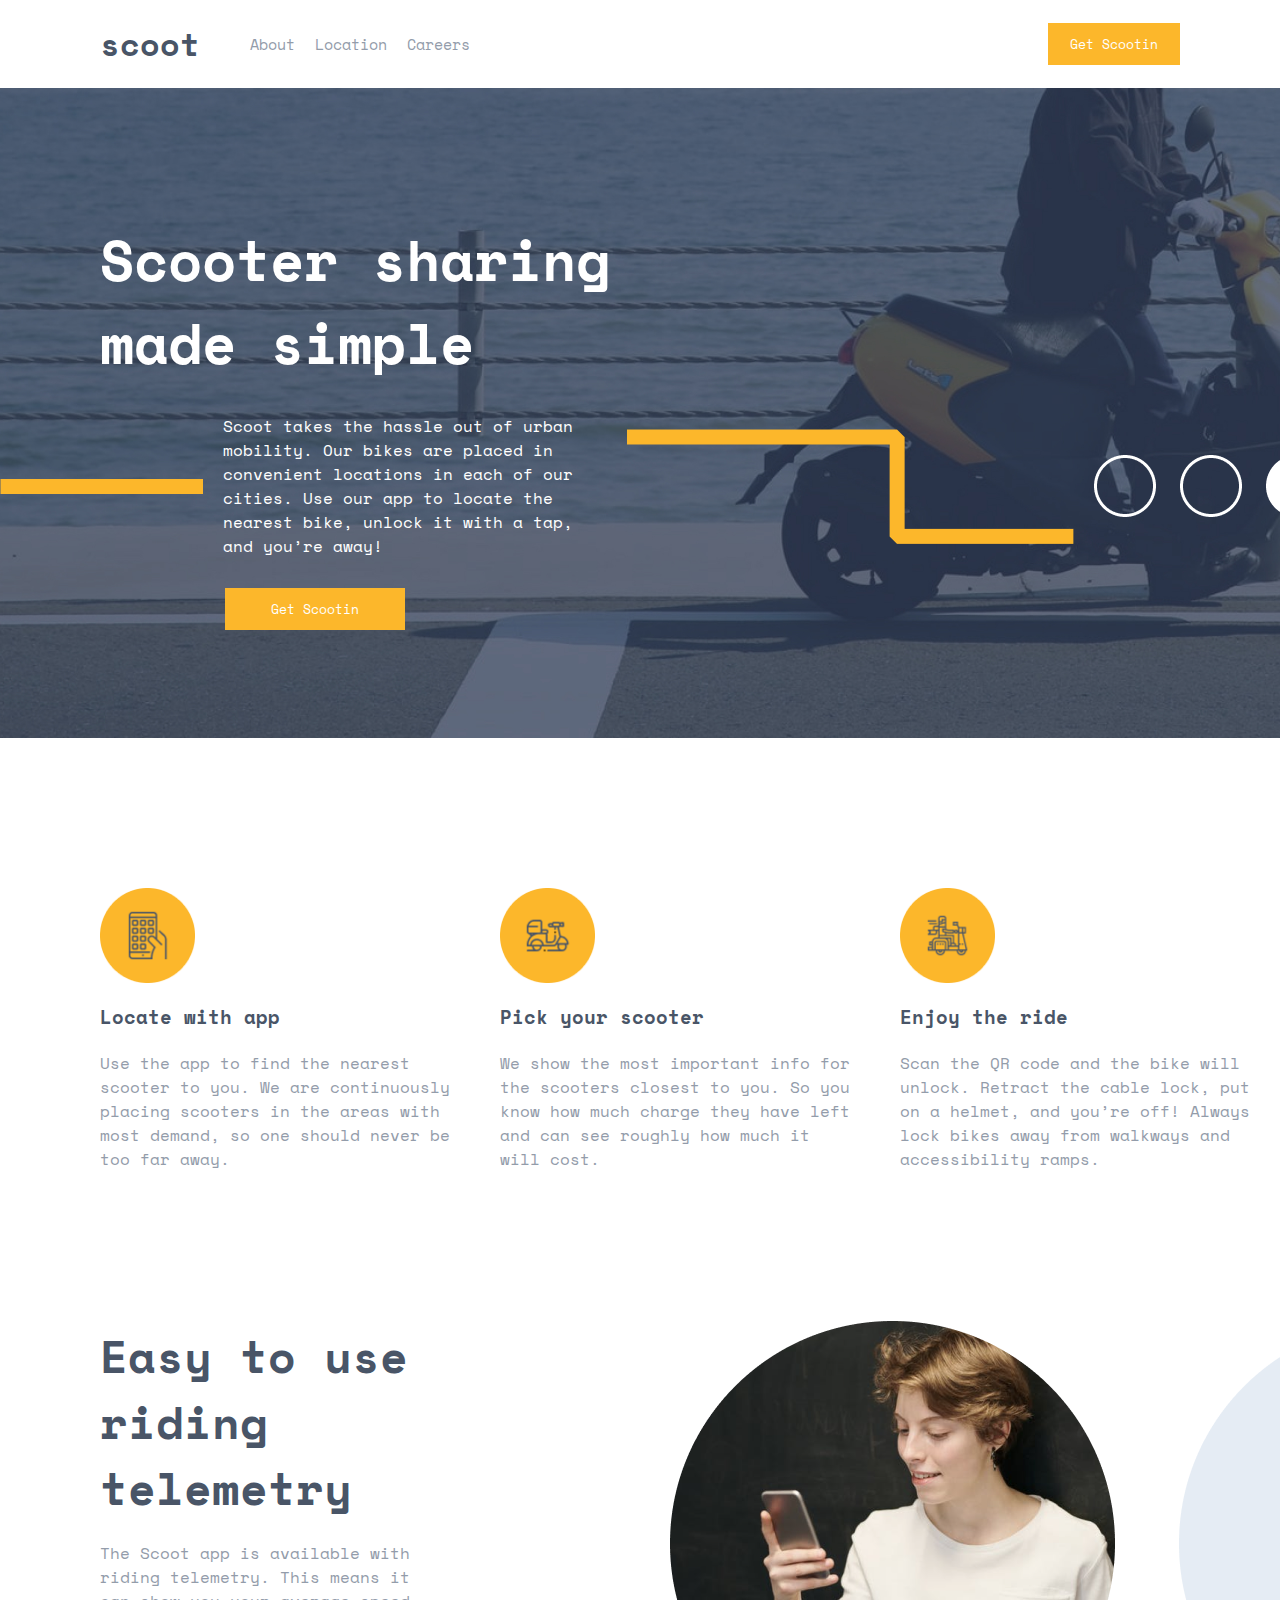
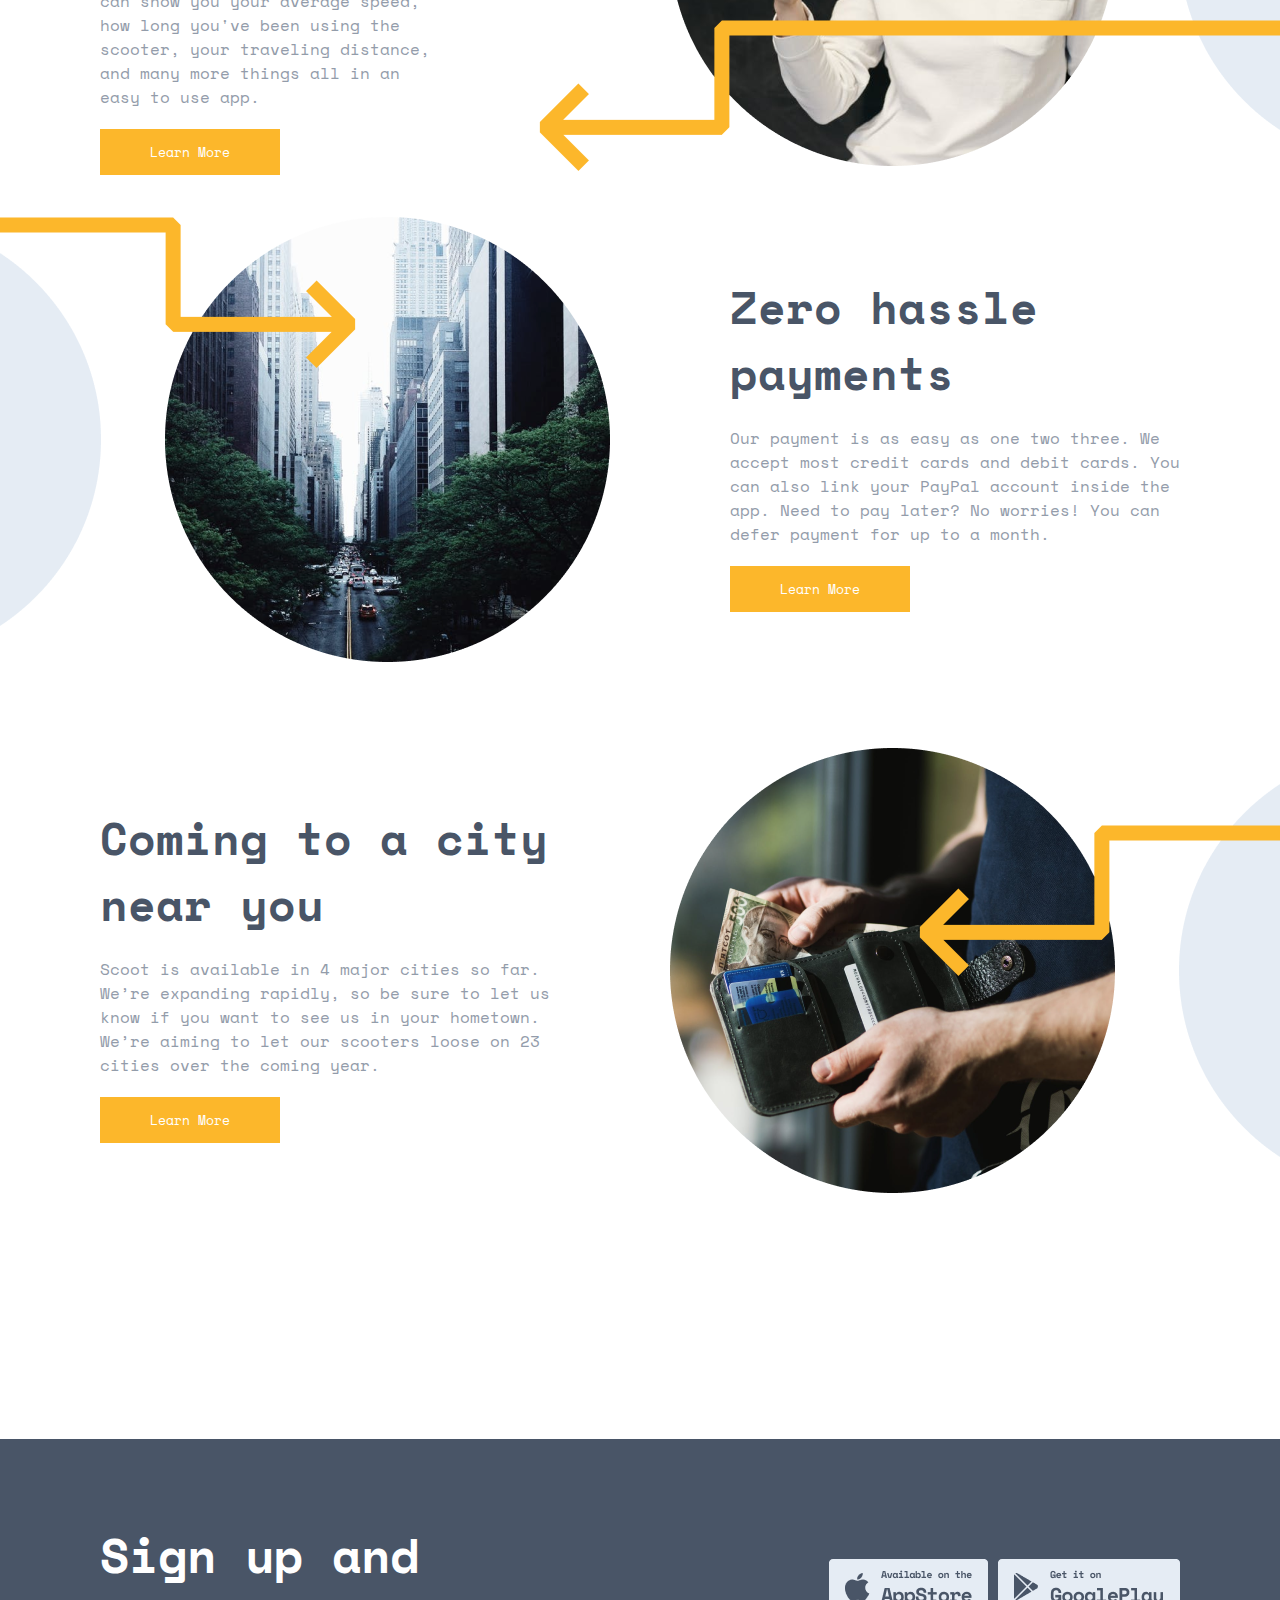
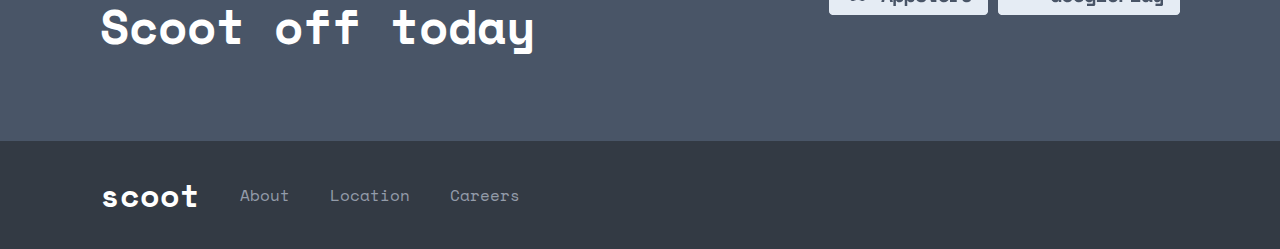
<file: index.html>
<!DOCTYPE html>
<html lang="en">

<head>
    <meta charset="UTF-8">
    <meta name="viewport" content="width=device-width, initial-scale=1.0">
    <title>scoot</title>
    <link rel="stylesheet" href="style.css">
    <link rel="preconnect" href="https://fonts.googleapis.com">
    <link rel="preconnect" href="https://fonts.gstatic.com" crossorigin>
    <link href="https://fonts.googleapis.com/css2?family=Space+Mono:ital,wght@0,400;0,700;1,400;1,700&display=swap"
        rel="stylesheet">
    <link rel="stylesheet" href="https://cdnjs.cloudflare.com/ajax/libs/font-awesome/6.5.1/css/all.min.css"
        integrity="sha512-DTOQO9RWCH3ppGqcWaEA1BIZOC6xxalwEsw9c2QQeAIftl+Vegovlnee1c9QX4TctnWMn13TZye+giMm8e2LwA=="
        crossorigin="anonymous" referrerpolicy="no-referrer" />
</head>

<body>
    <header class="container">
        <div class="header_left">
            <div class="header_burger">
                <img src="images/burger.png" alt="">
                <h1>scoot</h1>
            </div>
            <ul>
                <a href="./about.html">
                    <li>About</li>
                </a>
                <a href="./locatsion.html">
                    <li>Location</li>
                </a>
                <a href="./career.html">
                    <li>Careers</li>
                </a>
            </ul>
        </div>

        <div class="header_right">
            <button>Get Scootin</button>
        </div>
    </header>

    <section class="container hero">
        <div class="hero_text">
            <h1>Scooter sharing made simple</h1>
            <div class="hero_p">
                <img src="images/path1.png" alt="">
                <p>Scoot takes the hassle out of urban mobility. Our bikes are placed in convenient locations in each of
                    our cities. Use our app to locate the nearest bike, unlock it with a tap, and you’re away!</p>
                <img src="images/path2.png" alt="">
                <img src="images/circle.png" alt="">
            </div>
            <button>Get Scootin</button>
        </div>
    </section>

    <section class="container cards">
        <div>
            <img src="images/phone.png" alt="" width="95" height="95">
            <h3>Locate with app</h3>
            <p>Use the app to find the nearest scooter to you. We are continuously placing scooters in the areas with
                most demand, so one should never be too far away. </p>
        </div>
        <div>
            <img src="images/device.png" alt="" width="95" height="95">
            <h3>Pick your scooter</h3>
            <p>We show the most important info for the scooters closest to you. So you know how much charge they have
                left and can see roughly how much it will cost.</p>
        </div>
        <div>
            <img src="images/motos.png" alt="" width="95" height="95">
            <h3>Enjoy the ride</h3>
            <p>Scan the QR code and the bike will unlock. Retract the cable lock, put on a helmet, and you’re off!
                Always lock bikes away from walkways and accessibility ramps.</p>
        </div>

    </section>

    <section class="container">
        <div class="women">
            <div class="sc3txt">
                <h1>Easy to use
                    riding telemetry</h1>
                <p>The Scoot app is available with riding telemetry. This means it can show you your average speed, how
                    long you've been using the scooter, your traveling distance, and many more things all in an easy to
                    use app.</p>
                <button>Learn More</button>
            </div>
            <div>
                <img src="images/women.png" alt="">
            </div>
        </div>

        <div class="money">
            <div>
                <img src="images/town1.png" alt="">
            </div>

            <div class="sc3txt">
                <h1>Zero hassle payments</h1>
                <p>Our payment is as easy as one two three. We accept most credit cards and debit cards. You can also
                    link your PayPal account inside the app. Need to pay later? No worries! You can defer payment for up
                    to a month.</p>
                <button>Learn More</button>
            </div>

        </div>

        <div class="town">
            <div class="sc3txt">
                <h1>Coming to a city near you</h1>
                <p>Scoot is available in 4 major cities so far. We’re expanding rapidly, so be sure to let us know if
                    you want to see us in your hometown. We’re aiming to let our scooters loose on 23 cities over the
                    coming year.</p>
                <button>Learn More</button>
            </div>
            <div>
                <img src="images/money.png" alt="">
            </div>

        </div>
    </section>

    <section class="container apps">
        <div>
            <h1>Sign up and Scoot off today</h1>
        </div>

        <div class="img_app">
            <img src="images/appstore.png" alt="">
            <img src="images/playmarket.png" alt="">
        </div>
    </section>

    <footer class="container">
        <div class="footerul"> 
            <h1>scoot</h1>
            <ul>
                <a href="./about.html"><li>About</li></a>
                <a href="./locatsion.html"><li>Location</li></a>
                <a href="./career.html"><li>Careers</li></a>
            </ul>
        </div>

        <div class="brands">
            <a href="https://www.facebook.com/" target="_blank"><i class='fa-brands fa-facebook'></i></a>
            <a href="https://instagram.com/akmaljonov__i" target="_blank"><i class='fa-brands fa-instagram'></i></a>
            <a href="https://telegram.minimumload.com/?yclid=16308292704033832959" target="_blank"><i
                    class='fa-brands fa-telegram'></i></a>
        </div>
    </footer>
</body>

</html>
</file>
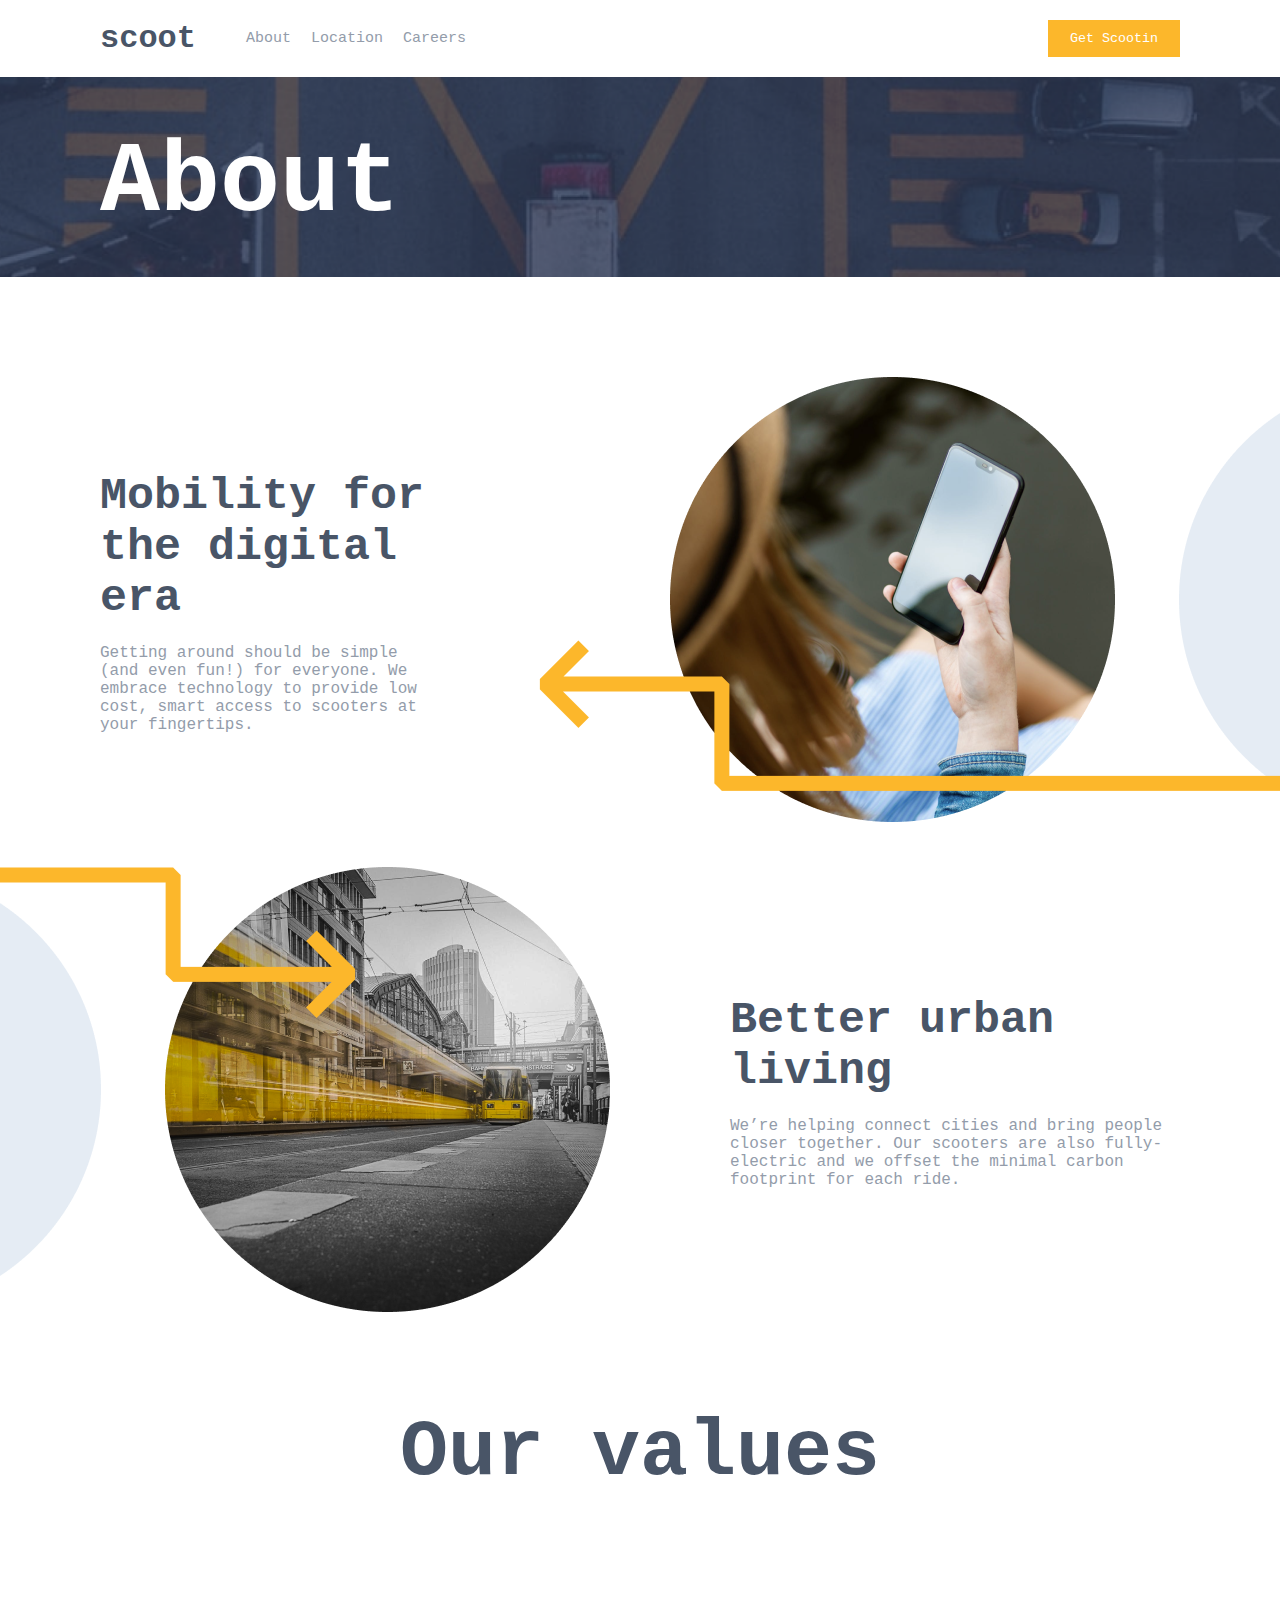
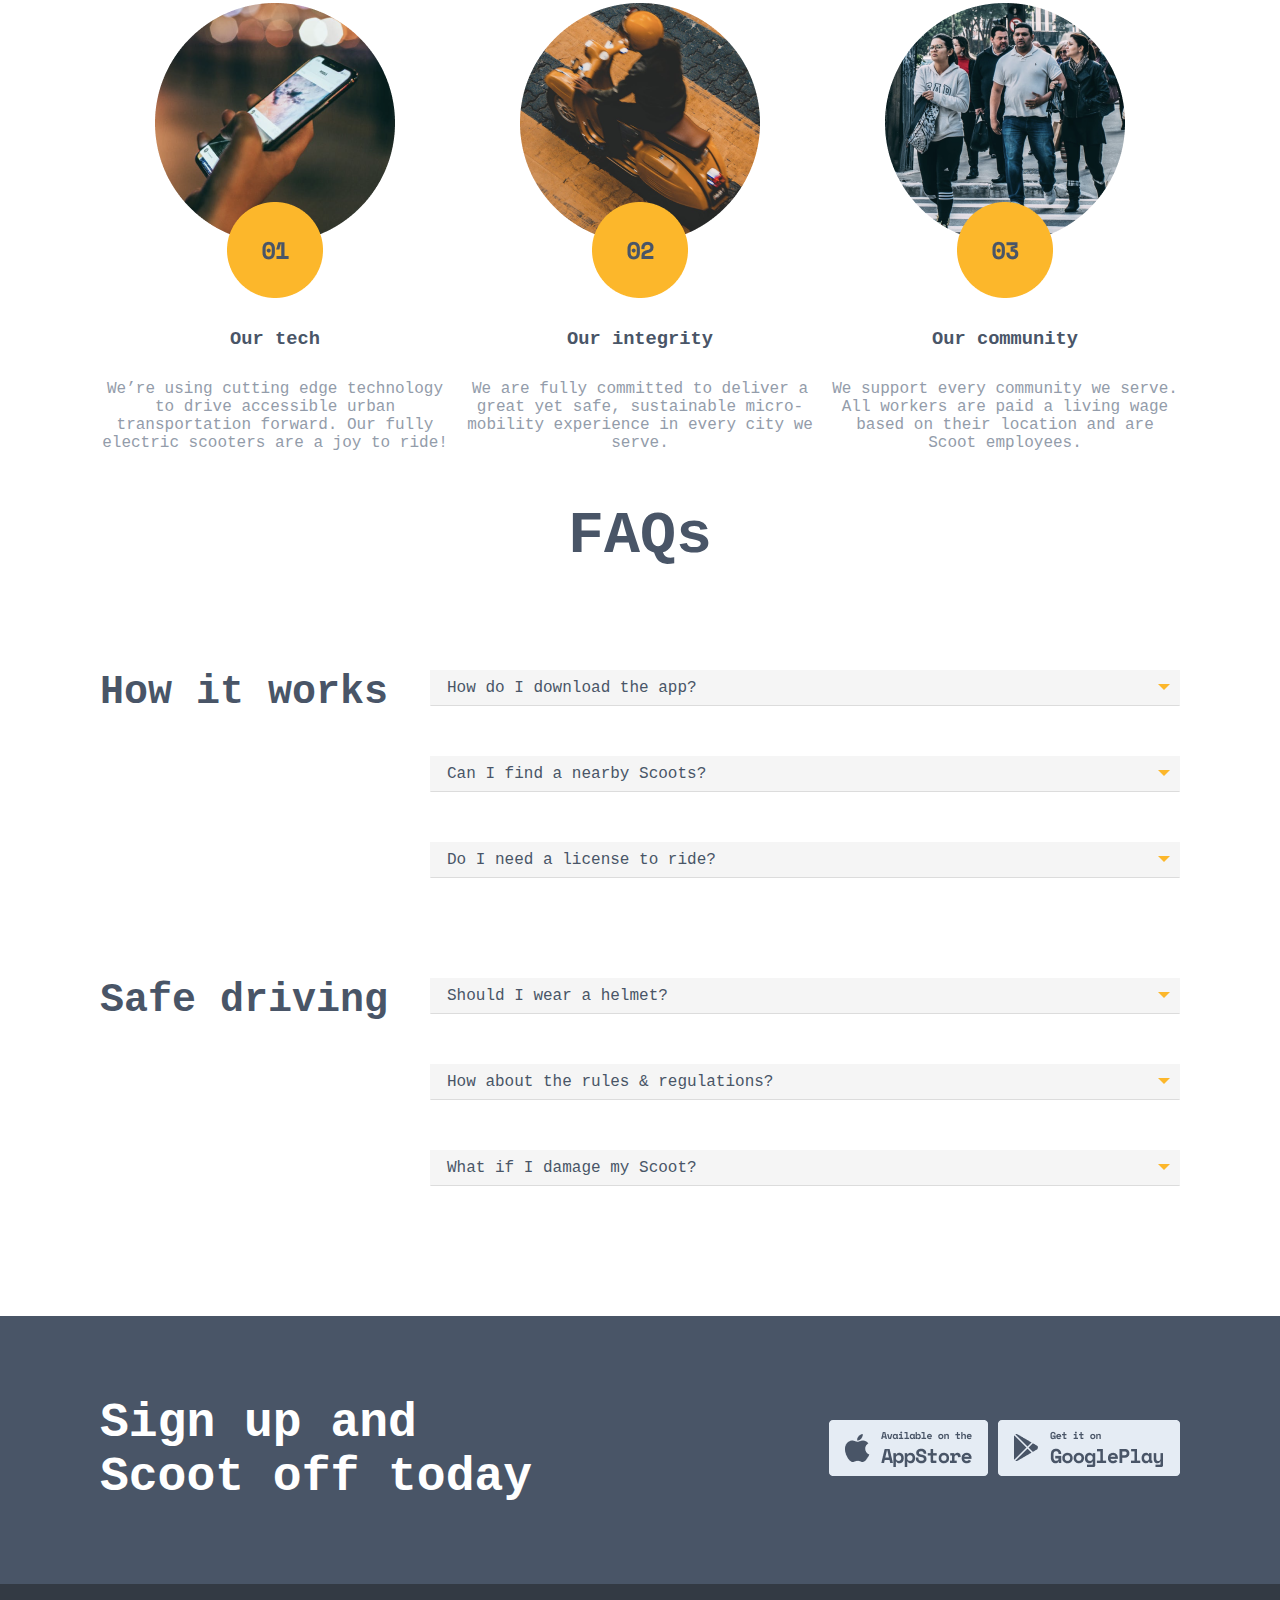
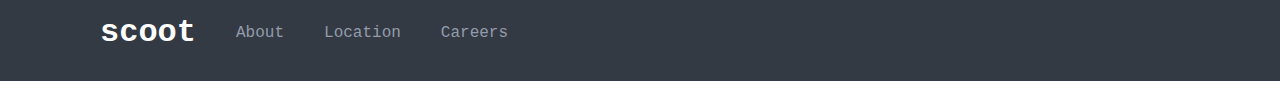
<file: about.html>
<!DOCTYPE html>
<html lang="en">

<head>
    <meta charset="UTF-8">
    <meta name="viewport" content="width=device-width, initial-scale=1.0">
    <title>scoot</title>
    <link rel="stylesheet" href="./about.css">
    <link rel="stylesheet" href="https://cdnjs.cloudflare.com/ajax/libs/font-awesome/6.5.1/css/all.min.css"
        integrity="sha512-DTOQO9RWCH3ppGqcWaEA1BIZOC6xxalwEsw9c2QQeAIftl+Vegovlnee1c9QX4TctnWMn13TZye+giMm8e2LwA=="
        crossorigin="anonymous" referrerpolicy="no-referrer" />
</head>

<body>
    <header class="container">
        <div class="header_left">
            <div class="header_burger">
                <img src="images/burger.png" alt="">
                <a href="./index.html">
                    <h1>scoot</h1>
                </a>
            </div>
            <ul>
                <a href="./about.html">
                    <li>About</li>
                </a>
                <a href="./locatsion.html">
                    <li>Location</li>
                </a>
                <a href="./career.html">
                    <li>Careers</li>
                </a>
            </ul>
        </div>

        <div class="header_right">
            <button>Get Scootin</button>
        </div>
    </header>

    <section class="container hero">
        <div>
            <h1>About</h1>
        </div>
    </section>

    <section class="container cards">
        <div class="women">
            <div class="sc3txt">
                <h1>Mobility for the digital era</h1>
                <p>Getting around should be simple (and even fun!) for everyone. We embrace technology to provide low
                    cost, smart access to scooters at your fingertips.</p>
            </div>
            <div>
                <img src="images/withphone.png" alt="">
            </div>
        </div>

        <div class="money">
            <div>
                <img src="images/train.png" alt="">
            </div>

            <div class="sc3txt">
                <h1>Better urban living</h1>
                <p>We’re helping connect cities and bring people closer together. Our scooters are also fully-electric
                    and we offset the minimal carbon footprint for each ride.</p>
            </div>
    </section>

    <section class="container sc3">
        <div class="sc3text">
            <h1>Our values</h1>
        </div>

        <div class="values">
            <div>
                <img src="images/iphone.png" alt="">
                <h3>Our tech</h3>
                <p>We’re using cutting edge technology to drive accessible urban transportation forward. Our fully
                    electric scooters are a joy to ride!</p>
            </div>

            <div>
                <img src="images/motorbike.png" alt="">
                <h3>Our integrity</h3>
                <p>We are fully committed to deliver a great yet safe, sustainable micro-mobility experience in every
                    city we serve.</p>
            </div>

            <div>
                <img src="images/peopls.png" alt="">
                <h3>Our community</h3>
                <p>We support every community we serve. All workers are paid a living wage based on their location and
                    are Scoot employees.</p>
            </div>
        </div>
    </section>

    <section class="container">
        <div class="faq">
            <h1>FAQs</h1>
        </div>
        <div class="select_option">
            <div>
                <h1>How it works</h1>
            </div>
            <div class="options">
                <div class="custom-select">
                    <select>
                        <option class="0">How do I download the app?</option>
                        <option value="1">To download the Scoot app, you can search “Scoot” in both the App and Google
                            Play
                            stores. An even simpler way to do it would be to click the relevant link at the bottom of
                            this
                            page and you’ll be re-directed to the correct page.</option>
                    </select>
                </div>

                <div class="custom-select">
                    <select>
                        <option class="0">Can I find a nearby Scoots?</option>
                        <option value="1">To download the Scoot app, you can search “Scoot” in both the App and Google
                            Play
                            stores. An even simpler way to do it would be to click the relevant link at the bottom of
                            this
                            page and you’ll be re-directed to the correct page.</option>
                    </select>
                </div>

                <div class="custom-select">
                    <select>
                        <option class="0">Do I need a license to ride?</option>
                        <option value="1">To download the Scoot app, you can search “Scoot” in both the App and Google
                            Play
                            stores. An even simpler way to do it would be to click the relevant link at the bottom of
                            this
                            page and you’ll be re-directed to the correct page.</option>
                    </select>
                </div>
            </div>
        </div>


        <div class="select_option">
            <div>
                <h1>Safe driving</h1>
            </div>
            <div class="options">
                <div class="custom-select">
                    <select>
                        <option class="0">Should I wear a helmet?</option>
                        <option value="1">Yes, please do! All cities have different laws. But we strongly strongly
                            strongly recommend always wearing a helmet regardless of the local laws. We like you and we
                            want you to be as safe as possible while Scooting.</option>
                    </select>
                </div>

                <div class="custom-select">
                    <select>
                        <option class="0">How about the rules & regulations?</option>
                        <option value="1">To download the Scoot app, you can search “Scoot” in both the App and Google
                            Play
                            stores. An even simpler way to do it would be to click the relevant link at the bottom of
                            this
                            page and you’ll be re-directed to the correct page.</option>
                    </select>
                </div>

                <div class="custom-select">
                    <select>
                        <option class="0">What if I damage my Scoot?</option>
                        <option value="1">To download the Scoot app, you can search “Scoot” in both the App and Google
                            Play
                            stores. An even simpler way to do it would be to click the relevant link at the bottom of
                            this
                            page and you’ll be re-directed to the correct page.</option>
                    </select>
                </div>
            </div>
        </div>
    </section>

    <section class="container apps">
        <div>
            <h1>Sign up and Scoot off today</h1>
        </div>

        <div class="img_app">
            <img src="images/appstore.png" alt="">
            <img src="images/playmarket.png" alt="">
        </div>
    </section>

    <footer class="container">
        <div class="footerul">
            <a href="./index.html"><h1>scoot</h1></a>
            <ul>
                <a href="./about.html">
                    <li>About</li>
                </a>
                <a href="./locatsion.html">
                    <li>Location</li>
                </a>
                <a href="./career.html">
                    <li>Careers</li>
                </a>
            </ul>
        </div>

        <div class="brands">
            <a href="https://www.facebook.com/" target="_blank"><i class='fa-brands fa-facebook'></i></a>
            <a href="https://instagram.com/akmaljonov__i" target="_blank"><i class='fa-brands fa-instagram'></i></a>
            <a href="https://telegram.minimumload.com/?yclid=16308292704033832959" target="_blank"><i
                    class='fa-brands fa-telegram'></i></a>
        </div>
    </footer>
    <script src="./script.js"></script>
</body>

</html>
</file>
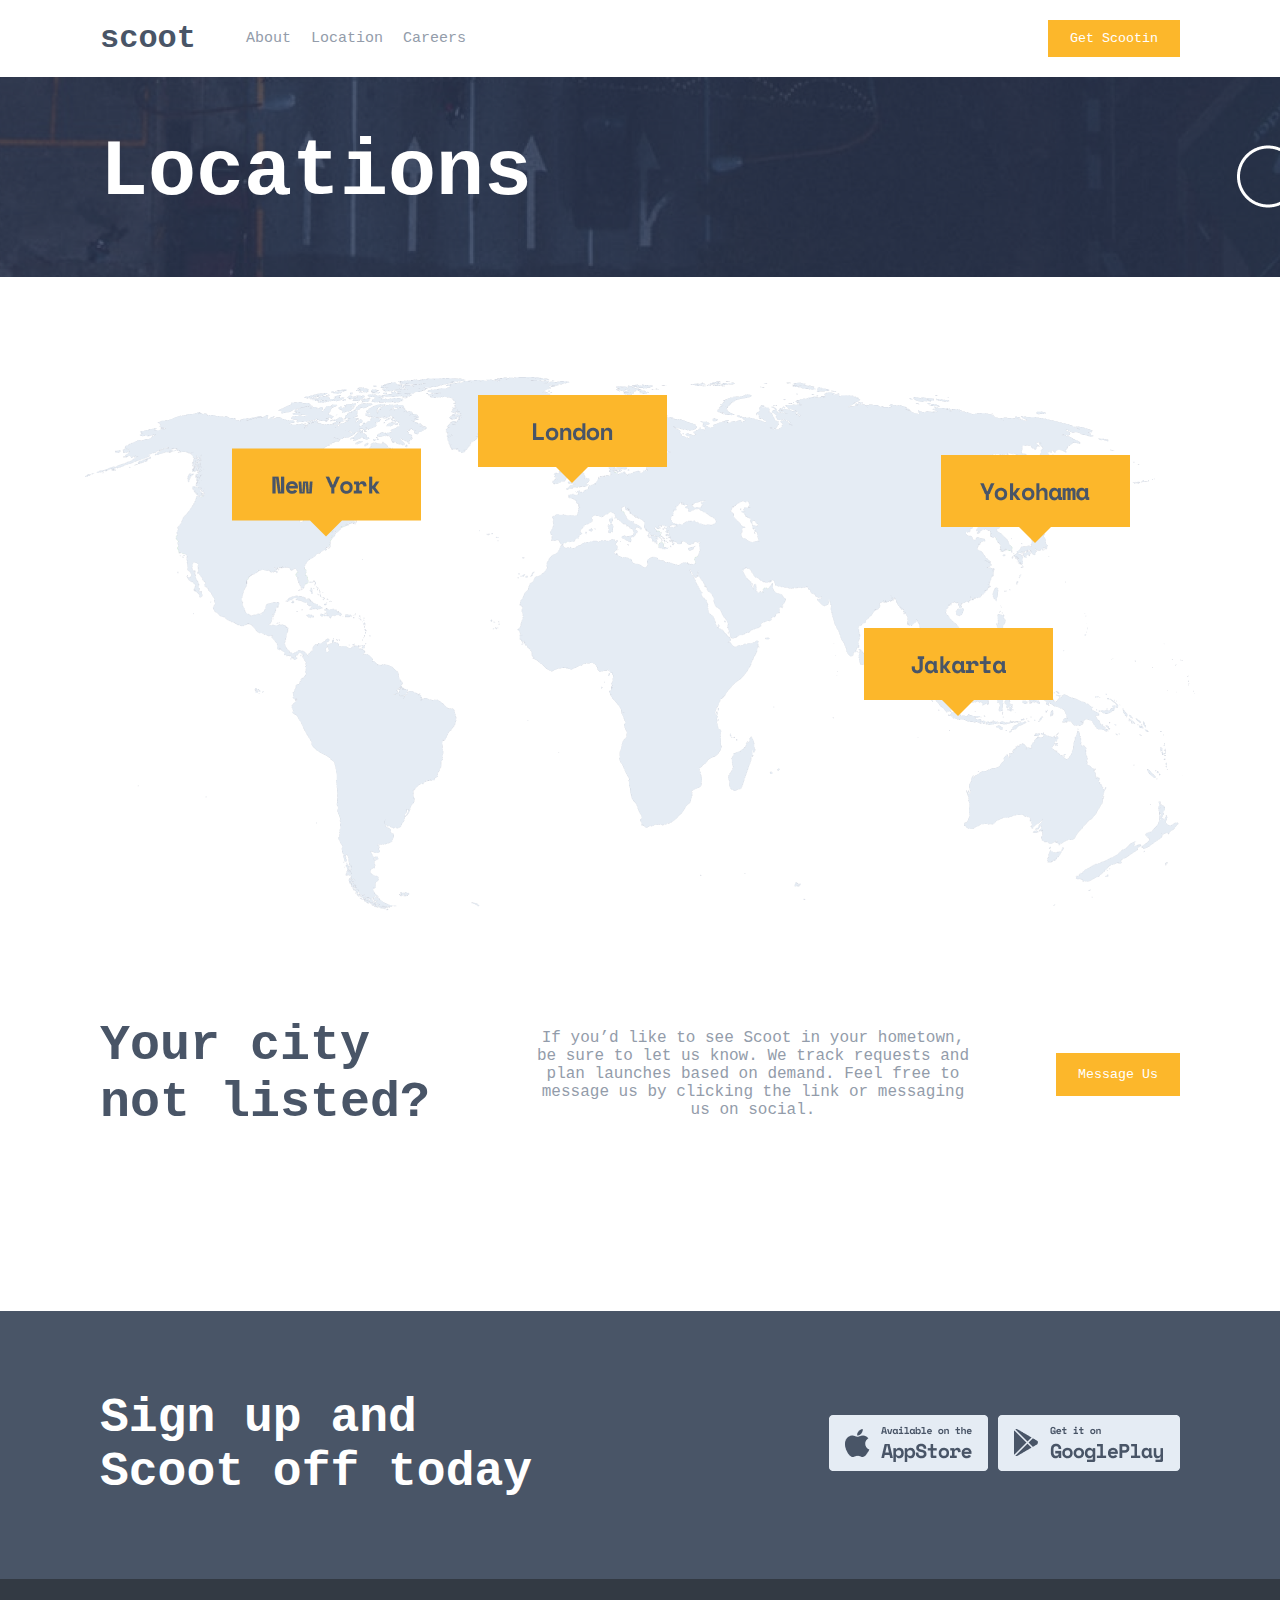
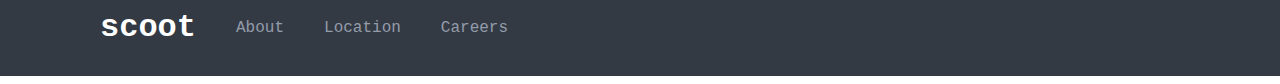
<file: career.html>
<!DOCTYPE html>
<html lang="en">

<head>
    <meta charset="UTF-8">
    <meta name="viewport" content="width=device-width, initial-scale=1.0">
    <title>scoot</title>
    <link rel="stylesheet" href="./career.css">
    <link rel="stylesheet" href="https://cdnjs.cloudflare.com/ajax/libs/font-awesome/6.5.1/css/all.min.css"
        integrity="sha512-DTOQO9RWCH3ppGqcWaEA1BIZOC6xxalwEsw9c2QQeAIftl+Vegovlnee1c9QX4TctnWMn13TZye+giMm8e2LwA=="
        crossorigin="anonymous" referrerpolicy="no-referrer" />
</head>

<body>
    <header class="container">
        <div class="header_left">
            <div class="header_burger">
                <img src="images/burger.png" alt="">
                <a href="./index.html">
                    <h1>scoot</h1>
                </a>
            </div>
            <ul>
                <a href="./about.html">
                    <li>About</li>
                </a>
                <a href="">
                    <li>Location</li>
                </a>
                <a href="">
                    <li>Careers</li>
                </a>
            </ul>
        </div>

        <div class="header_right">
            <button>Get Scootin</button>
        </div>
    </header>

    <section class="container hero">
        <div>
            <h1>Locations</h1>
        </div>
    </section>

    <section class="container location">
        <div class="mini">
            <img src="images/minilocation.png" alt="">
        </div>

        <div class="lc">
            <div>
                <h3>New York</h3>
            </div>
            <div>
                <h3>London</h3>
            </div>
            <div>
                <h3>Jakarta</h3>
            </div>
            <div>
                <h3>Yokohama</h3>
            </div>
        </div>
    </section>

    <section class="container div3ta">
        <div>
            <h1>Your city not listed?</h1>
        </div>

        <div>
            <p>If you’d like to see Scoot in your hometown, be sure to let us know. We track requests and plan launches
                based on demand. Feel free to message us by clicking the link or messaging us on social.</p>
        </div>

        <div>
            <button>Message Us</button>
        </div>
    </section>

    
    <section class="container apps">
        <div>
            <h1>Sign up and Scoot off today</h1>
        </div>

        <div class="img_app">
            <img src="images/appstore.png" alt="">
            <img src="images/playmarket.png" alt="">
        </div>
    </section>

    <footer class="container">
        <div class="footerul">
            <a href="./index.html"><h1>scoot</h1></a>
            <ul>
                <a href="./about.html">
                    <li>About</li>
                </a>
                <a href="./locatsion.html">
                    <li>Location</li>
                </a>
                <a href="./career.html">
                    <li>Careers</li>
                </a>
            </ul>
        </div>

        <div class="brands">
            <a href="https://www.facebook.com/" target="_blank"><i class='fa-brands fa-facebook'></i></a>
            <a href="https://instagram.com/akmaljonov__i" target="_blank"><i class='fa-brands fa-instagram'></i></a>
            <a href="https://telegram.minimumload.com/?yclid=16308292704033832959" target="_blank"><i
                    class='fa-brands fa-telegram'></i></a>
        </div>
    </footer>
</body>

</html>
</file>
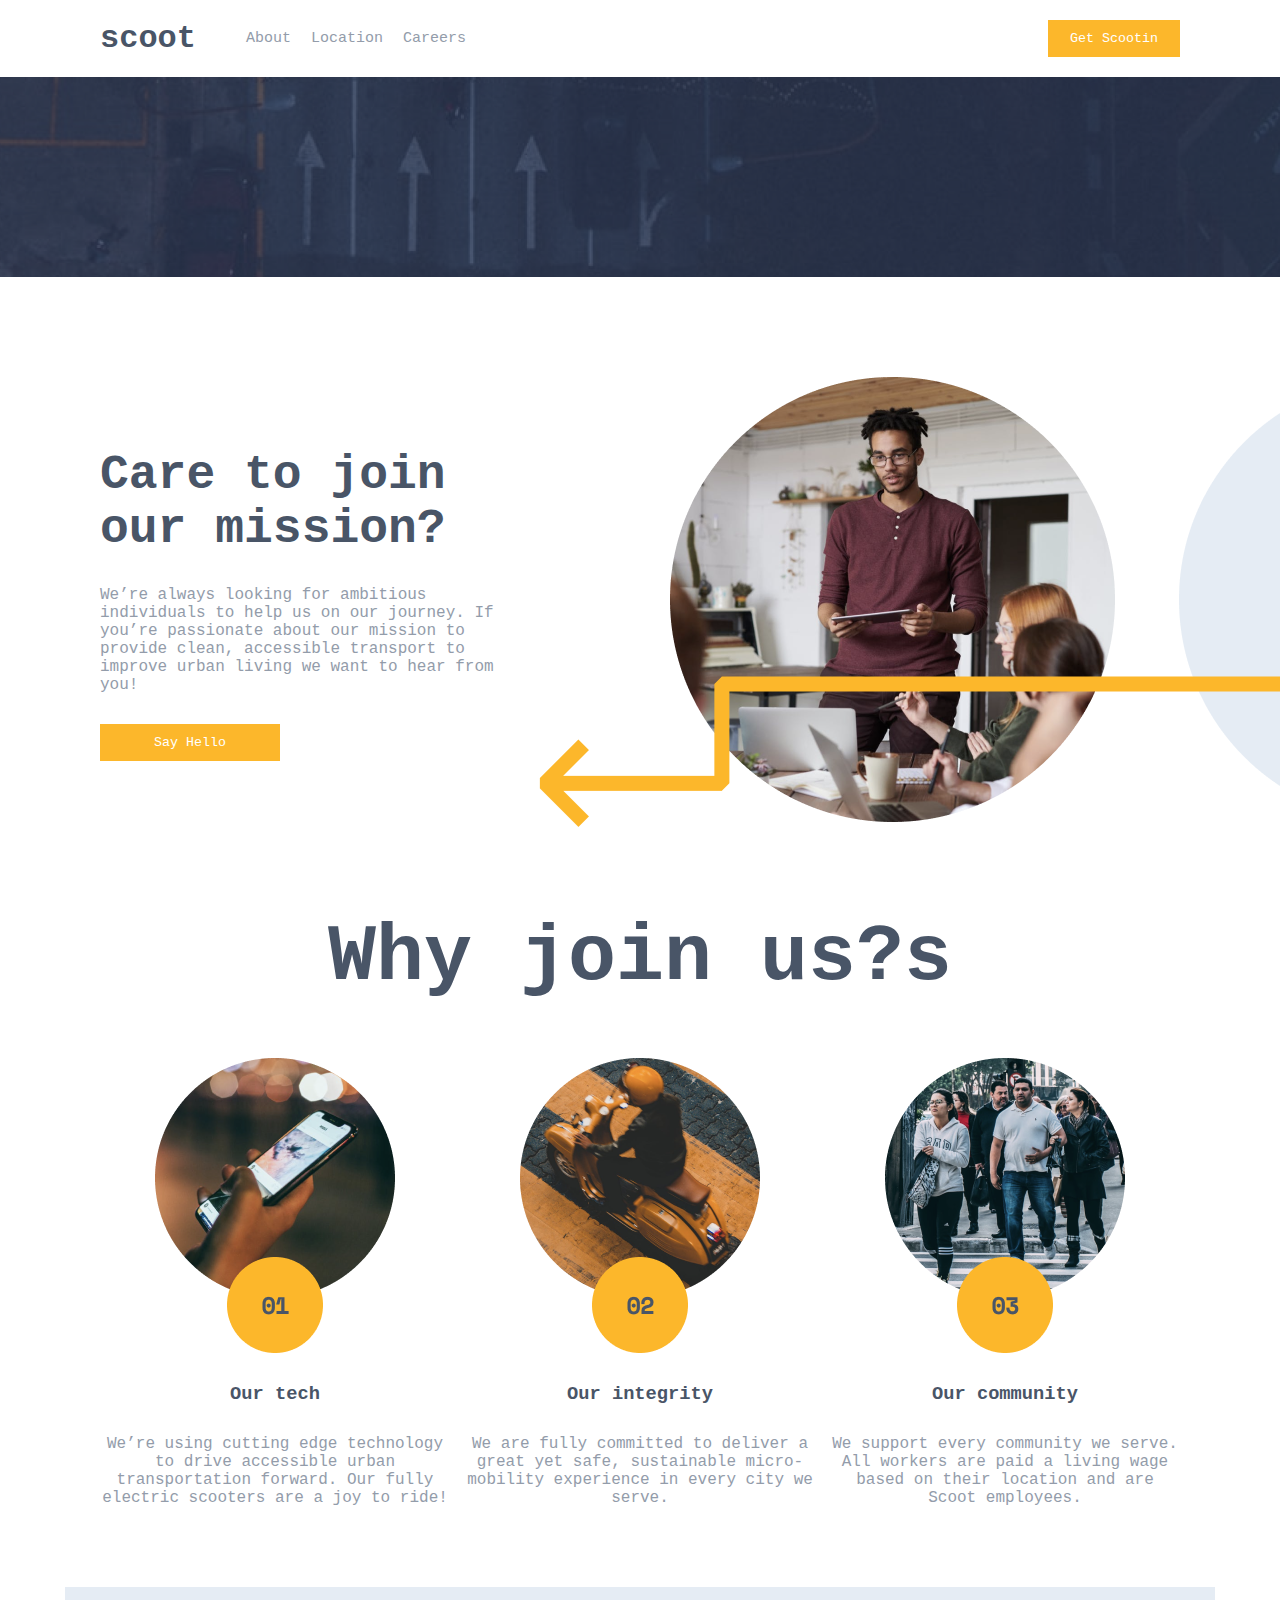
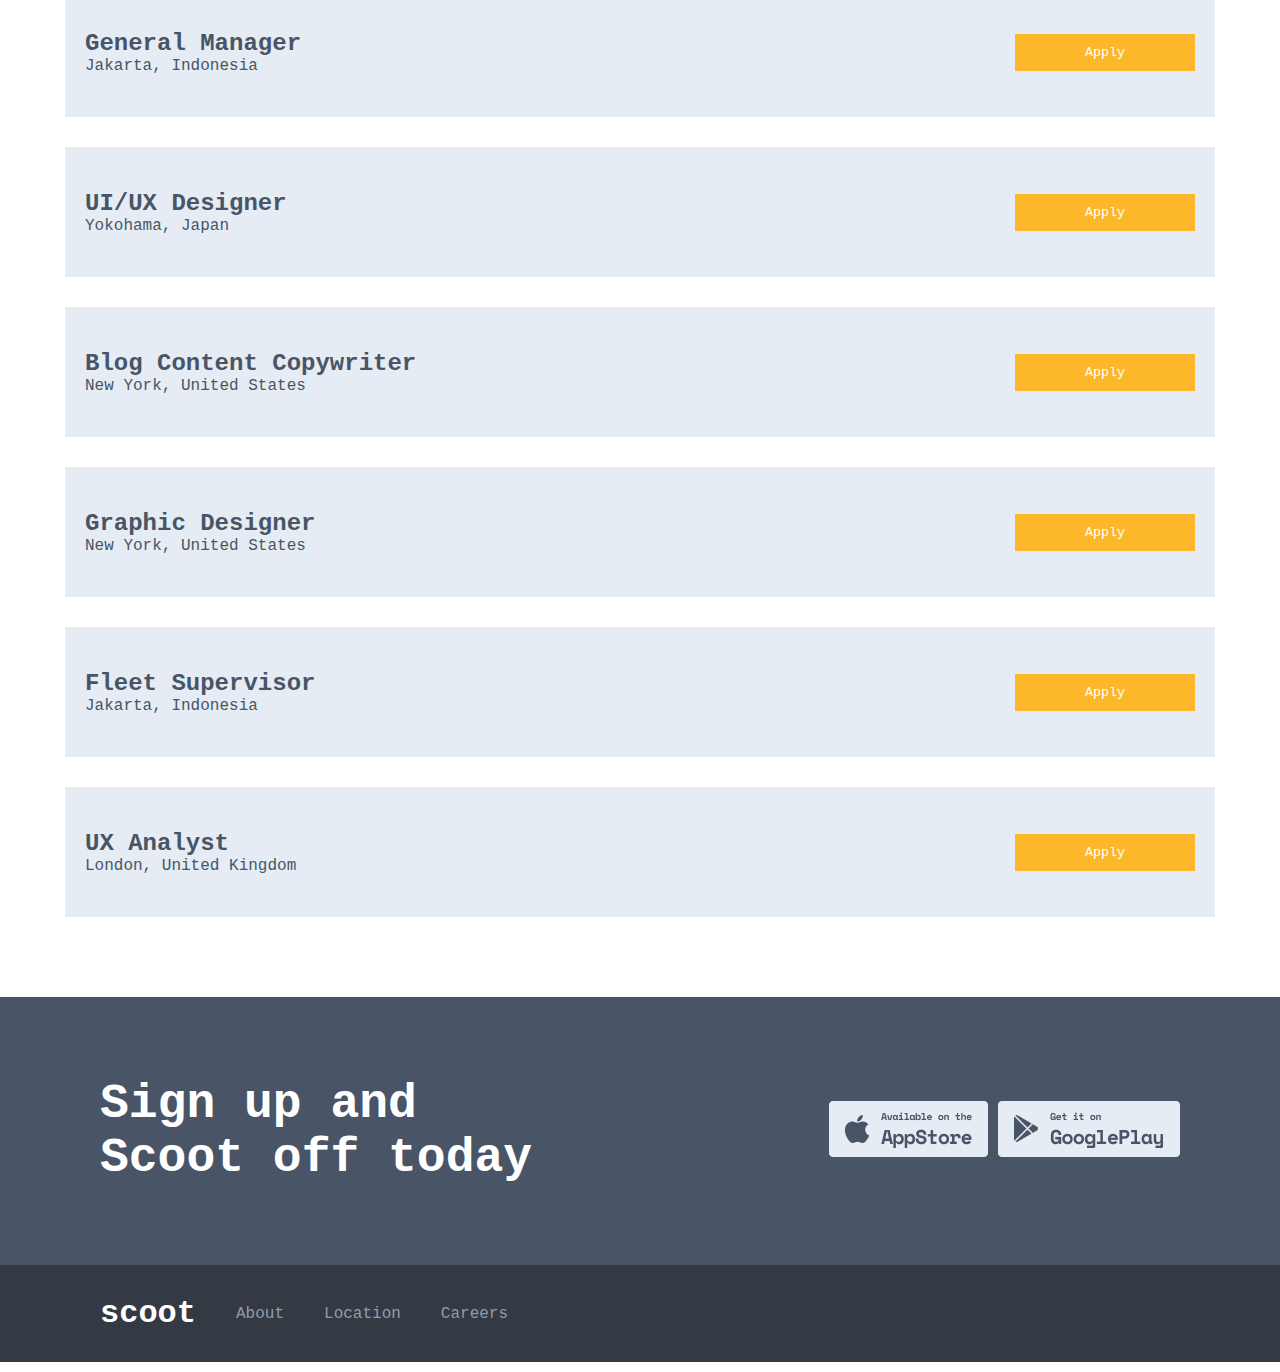
<file: locatsion.html>
<!DOCTYPE html>
<html lang="en">

<head>
    <meta charset="UTF-8">
    <meta name="viewport" content="width=device-width, initial-scale=1.0">
    <title>scoot</title>
    <link rel="stylesheet" href="./locatsion.css">
    <link rel="stylesheet" href="https://cdnjs.cloudflare.com/ajax/libs/font-awesome/6.5.1/css/all.min.css"
        integrity="sha512-DTOQO9RWCH3ppGqcWaEA1BIZOC6xxalwEsw9c2QQeAIftl+Vegovlnee1c9QX4TctnWMn13TZye+giMm8e2LwA=="
        crossorigin="anonymous" referrerpolicy="no-referrer" />
</head>

<body>
    <header class="container">
        <div class="header_left">
            <div class="header_burger">
                <img src="images/burger.png" alt="">
                <a href="./index.html">
                    <h1>scoot</h1>
                </a>
            </div>
            <ul>
                <a href="./about.html">
                    <li>About</li>
                </a>
                <a href="./locatsion.html">
                    <li>Location</li>
                </a>
                <a href="./career.html">
                    <li>Careers</li>
                </a>
            </ul>
        </div>

        <div class="header_right">
            <button>Get Scootin</button>
        </div>
    </header>

    <section class="container hero">

    </section>

    <section class="container xizmat">
        <div class="xizmat_text">
            <h1>Care to join our mission?</h1>
            <p>We’re always looking for ambitious individuals to help us on our journey. If you’re passionate about our
                mission to provide clean, accessible transport to improve urban living we want to hear from you!</p>
            <button>Say Hello</button>
        </div>

        <div>
            <img src="images/chort.png" alt="">
        </div>
    </section>

    <section class="container sc3">
        <div class="sc3text">
            <h1>Why join us?s</h1>
        </div>

        <div class="values">
            <div>
                <img src="images/iphone.png" alt="">
                <h3>Our tech</h3>
                <p>We’re using cutting edge technology to drive accessible urban transportation forward. Our fully
                    electric scooters are a joy to ride!</p>
            </div>

            <div>
                <img src="images/motorbike.png" alt="">
                <h3>Our integrity</h3>
                <p>We are fully committed to deliver a great yet safe, sustainable micro-mobility experience in every
                    city we serve.</p>
            </div>

            <div>
                <img src="images/peopls.png" alt="">
                <h3>Our community</h3>
                <p>We support every community we serve. All workers are paid a living wage based on their location and
                    are Scoot employees.</p>
            </div>
        </div>
    </section>

    <section class="container sc4"> 
        <div class="sc4_control"> 
            <div class="widhts">
                <div>
                    <h2>General Manager</h2>
                    <span>Jakarta, Indonesia</span>
                </div>

                <button>Apply</button>
            </div>

            <div class="widhts">
                <div>
                    <h2>UI/UX Designer</h2>
                    <span>Yokohama, Japan</span>
                </div>

                <button>Apply</button>
            </div>

            <div class="widhts">
                <div>
                    <h2>Blog Content Copywriter</h2>
                    <span>New York, United States</span>
                </div>

                <button>Apply</button>
            </div>

            <div class="widhts">
                <div>
                    <h2>Graphic Designer</h2>
                    <span>New York, United States</span>
                </div>

                <button>Apply</button>
            </div>

            <div class="widhts">
                <div>
                    <h2>Fleet Supervisor</h2>
                    <span>Jakarta, Indonesia</span>
                </div>

                <button>Apply</button>
            </div>

            <div class="widhts">
                <div>
                    <h2>UX Analyst</h2>
                    <span>London, United Kingdom</span>
                </div>

                <button>Apply</button>
            </div>
        </div>
    </section>

    <section class="container apps">
        <div>
            <h1>Sign up and Scoot off today</h1>
        </div>

        <div class="img_app">
            <img src="images/appstore.png" alt="">
            <img src="images/playmarket.png" alt="">
        </div>
    </section>

    <footer class="container">
        <div class="footerul">
            <a href="./index.html"><h1>scoot</h1></a>
            <ul>
                <a href="./about.html">
                    <li>About</li>
                </a>
                <a href="./locatsion.html">
                    <li>Location</li>
                </a>
                <a href="./career.html">
                    <li>Careers</li>
                </a>
            </ul>
        </div>

        <div class="brands">
            <a href="https://www.facebook.com/" target="_blank"><i class='fa-brands fa-facebook'></i></a>
            <a href="https://instagram.com/akmaljonov__i" target="_blank"><i class='fa-brands fa-instagram'></i></a>
            <a href="https://telegram.minimumload.com/?yclid=16308292704033832959" target="_blank"><i
                    class='fa-brands fa-telegram'></i></a>
        </div>
    </footer>
</body>

</html>
</file>
<file: style.css>
* {
    font-family: "Space Mono", monospace;
    margin: 0;
    padding: 0;
    list-style: none;
    text-decoration: none;
}


:root {
    --kok: #495567;
    --seriy: #939CAA;
    --olov: #FCB72B;
}


.container {
    max-width: 1550px;
    margin: 0 auto;
}

/* ----------------------header------------------- */


header {
    display: flex;
    flex-direction: row;
    justify-content: space-between;
    align-items: center;
    padding: 20px 100px;
}

.header_left {
    display: flex;
    flex-direction: row;
    align-items: center;
    gap: 50px;
}

.header_left a {
    color: var(--seriy);
}

.header_left h1 {
    color: var(--kok);
}


.header_left img {
    display: none;
}

header ul {
    display: flex;
    flex-direction: row;
    gap: 20px;
    font-size: 15px;
    color: var(--seriy);
}


.header_right button {
    background-color: var(--olov);
    border: none;
    color: white;
    padding: 11px 22px;
}


.header_right button:hover {
    background-color: transparent;
    border: 1px solid var(--olov);
    color: var(--olov);
    transition: 300ms;
    cursor: pointer;
}


@media (max-width: 1080px) {


    .header_right button {
        display: none;
    }

    .header_left img  {
        display: flex;
    }

    .header_burger {
        width: 20px;
        height: 16px;
    }


    header ul {
        display: none;
    }

    header {
        justify-content: center;
        align-items: center;
        padding: 20px 20px;
    }

    .header_burger {
        gap: 200px;
        margin: 0;
        display: flex;
        flex-direction: row;
        justify-content: center;
        align-items: center;
    }
}
/* --------------------hero--------------------- */


.hero {
    background-image: url(./images/moto.jpg);
    background-repeat: no-repeat;
    background-size: cover;
    height: 650px;
}


.hero_text {
    padding-top: 130px;
    display: flex;
    flex-direction: column;
    gap: 30px;
}

.hero_text h1 {
    padding-left: 100px;
    width: 550px;
    font-size: 56px;
    color: white;
}

.hero_p {
    display: flex;
    flex-direction: row;
    justify-content: space-between;
    align-items: center;
    gap: 20px;
}

.hero_p p {
    color: white;
} 

.hero_text button {
    margin-left: 225px;
    color: white;
    border: none;
    background-color: var(--olov);
    width: 180px;
    padding: 11px 22px;
}


.hero_text button:hover {
    background-color: white;
    border: 1px solid var(--olov);
    color: var(--olov);
    transition: 300ms;
    cursor: pointer;
}



@media (max-width: 1080px) {
    .hero {
        padding: 0;
        width: 100%;
        margin: 0;
    }

    .hero_text {
        padding-top: 100px;
        align-items: center;
        text-align: center;
    }

    .hero_text h1 {
        padding: 0;
        justify-content: center;
        width: 350px;
        font-size: 40px;
    }

    .hero_text button {
        margin: 0 auto;
    }

    .hero_p img {
        display: none;
    }

    .hero_p p {
        text-align: center;
        width: 350px;
    }
}



/* -------csrd_device-------------- */


.cards {
    display: flex;
    flex-direction: row;   
    gap: 50px; 
    padding: 150px 100px;
}

.cards div {
    display: flex;
    flex-direction: column;
    gap: 20px;
}

.cards p {
    width: 350px;
    color: var(--seriy);
}

.cards h3 {
    color: var(--kok);
} 


.cards span {
    width: 975px;
    height: 10px;
    background-color: grey;
}


@media (max-width: 1080px) {
    .cards {
        text-align: center;
        align-items: center;
        justify-content: center;
        flex-direction: column;
    }

    .cards div img {
        margin: 0 auto;
        width: 55px;
        height: 55px;
    }
}


/* ------------------------sc3----------------- */


.women {
    display: flex;
    flex-direction: row;
    align-items: center;
    justify-content: space-between;
}


.sc3txt {
    display: flex;
    flex-direction: column;
    gap: 20px;
    padding-left: 100px;
    width: 450px;
}

.sc3txt h1 {
    color: var(--kok);
    font-size: 45px;
}

.sc3txt p {
    color: var(--seriy);
} 


.sc3txt button {
    width: 180px;
    padding: 13px 22px;
    background-color: var(--olov);
    border: none;
    color: white;
    cursor: pointer;
}

.sc3txt button:hover {
    background-color: transparent;
    border: 1px solid var(--olov);
    color: var(--olov);
    transition: 300ms;
} 


@media (max-width: 1080px) {

    .women {
        flex-direction: column-reverse;
    }

    .women img {
        width: 400px;
        height: 310px;
    }

    .sc3txt {
        padding: 20px 0;
        width: 310px;
        text-align: center;
        align-items: center;
    }


    .sc3txt h1 {
       font-size: 30px;
    }
}



/* -------------------money-------------- */

.money {
    display: flex;
    flex-direction: row;
    align-items: center;
    justify-content: space-between;
    padding: 40px 0;
}


.sc3txt {
    display: flex;
    flex-direction: column;
    gap: 20px;
    padding-left: 100px;
    width: 450px;
}

.sc3txt h1 {
    color: var(--kok);
    font-size: 45px;
}

.sc3txt p {
    color: var(--seriy);
} 


.sc3txt button {
    width: 180px;
    padding: 13px 22px;
    background-color: var(--olov);
    border: none;
    color: white;
    cursor: pointer;
}

.sc3txt button:hover {
    background-color: transparent;
    border: 1px solid var(--olov);
    color: var(--olov);
    transition: 300ms;
} 


@media (max-width: 1080px) {

    .money {
        flex-direction: column;
    }

    .money img {
        width: 400px;
        height: 310px;
    }

    .sc3txt {
        padding: 20px 0;
        width: 310px;
        text-align: center;
        align-items: center;
    }


    .sc3txt h1 {
       font-size: 30px;
    }
}




/* -------------------town------------- */


.town {
    display: flex;
    flex-direction: row;
    align-items: center;
    justify-content: space-between;
    padding: 40px 0;
}


.sc3txt {
    display: flex;
    flex-direction: column;
    gap: 20px;
    padding-right: 100px;
    width: 450px;
}

.sc3txt h1 {
    color: var(--kok);
    font-size: 45px;
}

.sc3txt p {
    color: var(--seriy);
} 


.sc3txt button {
    width: 180px;
    padding: 13px 22px;
    background-color: var(--olov);
    border: none;
    color: white;
    cursor: pointer;
}

.sc3txt button:hover {
    background-color: transparent;
    border: 1px solid var(--olov);
    color: var(--olov);
    transition: 300ms;
} 


@media (max-width: 1080px) {

    .town {
        flex-direction: column-reverse;
    }

    .town img {
        width: 400px;
        height: 310px;
    }

    .sc3txt {
        padding: 20px 0;
        width: 310px;
        text-align: center;
        align-items: center;
    }


    .sc3txt h1 {
       font-size: 30px;
    }
}



/* ------------------------footer1------------ */

.apps {
    margin-top: 200px;
    background-color: #495567;
    display: flex;
    flex-direction: row;
    justify-content: space-between;
    align-items: center;
    padding: 80px 100px;
}



.apps div h1 {
    font-size: 48px;
    width: 450px;
    color: white;
}



@media (max-width: 1080px) {
    .apps {
        margin-top: 50px;
        flex-direction: column;
        gap: 40px;
    } 

    .apps div h1 {
        text-align: center;
        font-size: 30px;
        width: 310px;
    }


    .img_app {
        display: flex;
        gap: 20px;
        flex-direction: row;
    }
}



/* --------------footr------- */

footer {
    background-color: #333A44;
    display: flex;
    flex-direction: row;
    justify-content: space-between;
    align-items: center;
    padding: 30px 100px;
}

.footerul {
    display: flex;
    flex-direction: row;
    gap: 40px;
    align-items: center;
}

footer h1 {
    color: white;
}


footer ul {
    display: flex;
    flex-direction: row;
    gap: 40px;
    color: var(--seriy);
}


footer ul a {
    color: var(--seriy);
}


footer ul a:hover {
    opacity: 0.7;
    transition: 300ms;
}



.brands {
    display: flex;
    flex-direction: row;
    gap: 40px;
    font-size: 1.9rem;
}



.brands i {
    color: var(--olov);
    cursor: pointer;
}


.brands i:hover {
    opacity: 0.7;
    transition: 300ms;
}


@media (max-width: 1080px) {
    footer {
        gap: 30px;
        flex-direction: column;
    }

    .footerul {
        flex-direction: column;
    }

    .footerul ul {
        align-items: center;
        flex-direction: column;
    }
}
</file>
<file: about.css>
* {
    font-family: "Space Mono", monospace;
    margin: 0;
    padding: 0;
    list-style: none;
    text-decoration: none;
}


:root {
    --kok: #495567;
    --seriy: #939CAA;
    --olov: #FCB72B;
}


.container {
    max-width: 1550px;
    margin: 0 auto;
}

/* ----------------------header------------------- */


header {
    display: flex;
    flex-direction: row;
    justify-content: space-between;
    align-items: center;
    padding: 20px 100px;
}

.header_left {
    display: flex;
    flex-direction: row;
    align-items: center;
    gap: 50px;
}

.header_left a {
    color: var(--seriy);
}

.header_left h1 {
    color: var(--kok);
}


.header_left img {
    display: none;
}

header ul {
    display: flex;
    flex-direction: row;
    gap: 20px;
    font-size: 15px;
    color: var(--seriy);
}


.header_right button {
    background-color: var(--olov);
    border: none;
    color: white;
    padding: 11px 22px;
}


.header_right button:hover {
    background-color: transparent;
    border: 1px solid var(--olov);
    color: var(--olov);
    transition: 300ms;
    cursor: pointer;
}


@media (max-width: 1080px) {


    .header_right button {
        display: none;
    }

    .header_left img {
        display: flex;
    }

    .header_burger {
        width: 20px;
        height: 16px;
    }


    header ul {
        display: none;
    }

    header {
        justify-content: center;
        align-items: center;
        padding: 20px 20px;
    }

    .header_burger {
        gap: 200px;
        margin: 0;
        display: flex;
        flex-direction: row;
        justify-content: center;
        align-items: center;
    }
}



/* ------------hero--------------- */


.hero {
    background-image: url(images/hero2.png);
    background-size: cover;
    background-repeat: no-repeat;
    width: 100%;
    height: 200px;
}


.hero div {
    display: flex;
    padding: 50px 100px;
    font-size: 50px;
    color: white;
}

/* ----------------------cards------------------ */

.cards {
    padding-top: 100px;
}

.women {
    display: flex;
    flex-direction: row;
    align-items: center;
    justify-content: space-between;
}


.sc3txt {
    display: flex;
    flex-direction: column;
    gap: 20px;
    padding-left: 100px;
    width: 450px;
}

.sc3txt h1 {
    color: var(--kok);
    font-size: 45px;
}

.sc3txt p {
    color: var(--seriy);
}




@media (max-width: 1080px) {

    .women {
        flex-direction: column-reverse;
    }

    .women img {
        width: 400px;
        height: 310px;
    }

    .sc3txt {
        padding: 20px 0;
        width: 310px;
        text-align: center;
        align-items: center;
    }


    .sc3txt h1 {
        font-size: 30px;
    }
}

/* ------------------money-------------- */

.money {
    display: flex;
    flex-direction: row;
    align-items: center;
    justify-content: space-between;
    padding: 40px 0;
}


.sc3txt {
    display: flex;
    flex-direction: column;
    gap: 20px;
    padding-right: 100px;
    width: 450px;
}

.sc3txt h1 {
    color: var(--kok);
    font-size: 45px;
}

.sc3txt p {
    color: var(--seriy);
}



@media (max-width: 1080px) {

    .money {
        flex-direction: column;
    }

    .money img {
        width: 400px;
        height: 310px;
    }

    .sc3txt {
        padding: 20px 0;
        width: 310px;
        text-align: center;
        align-items: center;
    }


    .sc3txt h1 {
        font-size: 30px;
    }
}


/* -----------------------sc3----------------- */


.sc3text {
    text-align: center;
    color: var(--kok);
    font-size: 40px;
    padding: 50px 0;
}



.values {
    display: flex;
    flex-direction: row;
    justify-content: space-between;
    flex-wrap: wrap;
    padding: 0 100px;
}


.values div {
    display: flex;
    flex-direction: column;
    align-items: center;
    width: 350px;
    text-align: center;
    gap: 30px;
}



.values div h3 {
    color: var(--kok);
}

.values div p {
    color: var(--seriy);
}



@media (max-width: 1080px) {
    .sc3text {
        font-size: 30px;
    }

    .values {
        justify-content: center;
    }
}




/* -----------------------------------select------------- */



.select_option {
    display: flex;
    flex-direction: row;
    justify-content: space-between;
    padding: 50px 100px;
}

.custom-select {
    width: 750px;
    position: relative;
    font-family: Arial;
}

.custom-select select {
    display: none;
    /*hide original SELECT element: */
}

.select-selected {
    background-color: whitesmoke;
}

.select-selected:hover {
    background-color: var(--olov);
    transition: 300ms;
}

/* Style the arrow inside the select element: */
.select-selected:after {
    position: absolute;
    content: "";
    top: 14px;
    right: 10px;
    width: 0;
    height: 0;
    border: 6px solid transparent;
    border-color: var(--olov) transparent transparent transparent;
}


/* Point the arrow upwards when the select box is open (active): */
.select-selected.select-arrow-active:after {
    border-color: transparent transparent var(--olov) transparent;
    top: 7px;
}


/* style the items (options), including the selected item: */
.select-items div,
.select-selected {
    color: var(--kok);
    padding: 8px 16px;
    border: 1px solid transparent;
    border-color: transparent transparent rgba(0, 0, 0, 0.1) transparent;
    cursor: pointer;
}


/* Style items (options): */
.select-items {
    position: absolute;
    background-color: whitesmoke;
    top: 100%;
    left: 0;
    right: 0;
    z-index: 99;
}

.select-items:hover {
    transition: 300ms;
    background-color: var(--olov);
}

/* Hide the items when the select box is closed: */
.select-hide {
    display: none;
}

.select-items div:hover,
.same-as-selected {
    background-color: rgba(0, 0, 0, 0.1);
}

select {
    color: var(--kok);
}


.options {
    display: flex;
    flex-direction: column;
    gap: 50px;
}

.select_option h1 {
    color: var(--kok);
    font-size: 40px;
}

.faq {
    font-size: 30px;
    color: var(--kok);
    padding: 50px 0;
    text-align: center;
}


@media (max-width: 1080px) {
    .select_option {
        flex-direction: column;
        align-items: center;
    }

    .select_option h1 {
        font-size: 30px;
    }

    .custom-select {
        margin: 0 auto;
        width: 350px;
    }

    .options {
        padding: 30px 0;
    }

    .faq {
        margin-top: 30px;
        padding: 0;
    }
}



/* -apps----------------- */

.apps {
    margin-top: 80px;
    background-color: #495567;
    display: flex;
    flex-direction: row;
    justify-content: space-between;
    align-items: center;
    padding: 80px 100px;
}



.apps div h1 {
    font-size: 48px;
    width: 450px;
    color: white;
}



@media (max-width: 1080px) {
    .apps {
        margin-top: 50px;
        flex-direction: column;
        gap: 40px;
    } 

    .apps div h1 {
        text-align: center;
        font-size: 30px;
        width: 310px;
    }


    .img_app {
        display: flex;
        gap: 20px;
        flex-direction: row;
    }
}


/* --------------footr------- */

footer {
    background-color: #333A44;
    display: flex;
    flex-direction: row;
    justify-content: space-between;
    align-items: center;
    padding: 30px 100px;
}

.footerul {
    display: flex;
    flex-direction: row;
    gap: 40px;
    align-items: center;
}

footer h1 {
    color: white;
}


footer ul {
    display: flex;
    flex-direction: row;
    gap: 40px;
    color: var(--seriy);
}


footer ul a {
    color: var(--seriy);
}


footer ul a:hover {
    opacity: 0.7;
    transition: 300ms;
}



.brands {
    display: flex;
    flex-direction: row;
    gap: 40px;
    font-size: 1.9rem;
}



.brands i {
    color: var(--olov);
    cursor: pointer;
}


.brands i:hover {
    opacity: 0.7;
    transition: 300ms;
}


@media (max-width: 1080px) {
    footer {
        gap: 30px;
        flex-direction: column;
    }

    .footerul {
        flex-direction: column;
    }

    .footerul ul {
        align-items: center;
        flex-direction: column;
    }
}
</file>
<file: career.css>
* {
    font-family: "Space Mono", monospace;
    margin: 0;
    padding: 0;
    list-style: none;
    text-decoration: none;
}


:root {
    --kok: #495567;
    --seriy: #939CAA;
    --olov: #FCB72B;
}


.container {
    max-width: 1550px;
    margin: 0 auto;
}


/* ----------------------header------------------- */


header {
    display: flex;
    flex-direction: row;
    justify-content: space-between;
    align-items: center;
    padding: 20px 100px;
}

.header_left {
    display: flex;
    flex-direction: row;
    align-items: center;
    gap: 50px;
}

.header_left a {
    color: var(--seriy);
}

.header_left h1 {
    color: var(--kok);
}


.header_left img {
    display: none;
}

header ul {
    display: flex;
    flex-direction: row;
    gap: 20px;
    font-size: 15px;
    color: var(--seriy);
}


.header_right button {
    background-color: var(--olov);
    border: none;
    color: white;
    padding: 11px 22px;
}


.header_right button:hover {
    background-color: transparent;
    border: 1px solid var(--olov);
    color: var(--olov);
    transition: 300ms;
    cursor: pointer;
}


@media (max-width: 1080px) {


    .header_right button {
        display: none;
    }

    .header_left img {
        display: flex;
    }

    .header_burger {
        width: 20px;
        height: 16px;
    }


    header ul {
        display: none;
    }

    header {
        justify-content: center;
        align-items: center;
        padding: 20px 20px;
    }

    .header_burger {
        gap: 200px;
        margin: 0;
        display: flex;
        flex-direction: row;
        justify-content: center;
        align-items: center;
    }
}


/* ------------hero----------- */


.hero {
    background-image: url(images/herojon.png);
    background-repeat: no-repeat;
    background-size: cover;
    height: 200px;
}

.hero div {
    padding: 50px 100px;
    font-size: 40px;
    color: white;
}

@media (max-width: 1080px) {
    .hero div {
        padding: 65px 0;
        align-items: center;
        text-align: center;
        font-size: 32px;
    }
}




/* ----------location------------ */


.location {
    margin-top: 100px;
    background-size: cover;
    background-image: url(images/location.png);
    height: 540px;
    width: 1110px;
}


.location img {
    display: none;
}


.lc {
    display: flex;
    flex-direction: column;
    gap: 30px;
}

.lc div {
    display: none;
    margin: 0 auto;
    text-align: center;
    color: var(--kok);
    background-color: #FCB72B26;
    width: 310px;
    height: 70px;
}


@media (max-width: 1080px) {

    .location {
        width: 100%;
        background-image: none;
        background-size: cover;
    }

    .location img {
        display: flex;
    }

    .lc div {
        display: flex;
        align-items: center;
        justify-content: center;
    }

    .mini {
        padding: 30px 0;
        display: flex;
        justify-content: center;
    }
}



/* ------------------sc34-------- */


.div3ta {
    display: flex;
    flex-direction: row;
    justify-content: space-between;
    align-items: center;
    padding: 100px 100px;
}

.div3ta h1 {
    width: 350px;
    font-size: 50px;
    color: var(--kok);
}


.div3ta p {
    width: 450px;
    color: var(--seriy);
    text-align: center;
}


.div3ta button {
    background-color: var(--olov);
    border: none;
    color: white;
    padding: 14px 22px;
}



.div3ta button:hover {
    background-color: transparent;
    border: 1px solid var(--olov);
    color: var(--olov);
    transition: 300ms;
    cursor: pointer;
}



@media (max-width: 1080px) {
    .div3ta {
        flex-direction: column;
        gap: 20px;
    }

    .div3ta h1 {
        text-align: center;
        font-size: 32px;
    }

    .div3ta p {
        width: 310px;
        text-align: center;
    }
}

/* --------------aps----------- */

.apps {
    margin-top: 80px;
    background-color: #495567;
    display: flex;
    flex-direction: row;
    justify-content: space-between;
    align-items: center;
    padding: 80px 100px;
}



.apps div h1 {
    font-size: 48px;
    width: 450px;
    color: white;
}



@media (max-width: 1080px) {
    .apps {
        margin-top: 50px;
        flex-direction: column;
        gap: 40px;
    } 

    .apps div h1 {
        text-align: center;
        font-size: 30px;
        width: 310px;
    }


    .img_app {
        display: flex;
        gap: 20px;
        flex-direction: row;
    }
}


/* -footer-------------- */


footer {
    background-color: #333A44;
    display: flex;
    flex-direction: row;
    justify-content: space-between;
    align-items: center;
    padding: 30px 100px;
}

.footerul {
    display: flex;
    flex-direction: row;
    gap: 40px;
    align-items: center;
}

footer h1 {
    color: white;
}


footer ul {
    display: flex;
    flex-direction: row;
    gap: 40px;
    color: var(--seriy);
}


footer ul a {
    color: var(--seriy);
}


footer ul a:hover {
    opacity: 0.7;
    transition: 300ms;
}



.brands {
    display: flex;
    flex-direction: row;
    gap: 40px;
    font-size: 1.9rem;
}



.brands i {
    color: var(--olov);
    cursor: pointer;
}


.brands i:hover {
    opacity: 0.7;
    transition: 300ms;
}


@media (max-width: 1080px) {
    footer {
        gap: 30px;
        flex-direction: column;
    }

    .footerul {
        flex-direction: column;
    }

    .footerul ul {
        align-items: center;
        flex-direction: column;
    }
}
</file>
<file: locatsion.css>
* {
    font-family: "Space Mono", monospace;
    margin: 0;
    padding: 0;
    list-style: none;
    text-decoration: none;
}


:root {
    --kok: #495567;
    --seriy: #939CAA;
    --olov: #FCB72B;
}


.container {
    max-width: 1550px;
    margin: 0 auto;
}


/* ----------------------header------------------- */


header {
    display: flex;
    flex-direction: row;
    justify-content: space-between;
    align-items: center;
    padding: 20px 100px;
}

.header_left {
    display: flex;
    flex-direction: row;
    align-items: center;
    gap: 50px;
}

.header_left a {
    color: var(--seriy);
}

.header_left h1 {
    color: var(--kok);
}


.header_left img {
    display: none;
}

header ul {
    display: flex;
    flex-direction: row;
    gap: 20px;
    font-size: 15px;
    color: var(--seriy);
}


.header_right button {
    background-color: var(--olov);
    border: none;
    color: white;
    padding: 11px 22px;
}


.header_right button:hover {
    background-color: transparent;
    border: 1px solid var(--olov);
    color: var(--olov);
    transition: 300ms;
    cursor: pointer;
}


@media (max-width: 1080px) {


    .header_right button {
        display: none;
    }

    .header_left img {
        display: flex;
    }

    .header_burger {
        width: 20px;
        height: 16px;
    }


    header ul {
        display: none;
    }

    header {
        justify-content: center;
        align-items: center;
        padding: 20px 20px;
    }

    .header_burger {
        gap: 200px;
        margin: 0;
        display: flex;
        flex-direction: row;
        justify-content: center;
        align-items: center;
    }
}


/* ---------------hero-------------------- */


.hero {
    background-image: url(images/hreo111.png);
    background-size: cover;
    width: 100%;
    height: 200px;
}



/* --------------------sc3------------ */


.xizmat {
    display: flex;
    flex-direction: row;
    justify-content: space-between;
    padding: 100px 0 0 100px;
    align-items: center;
}


.xizmat_text {
    display: flex;
    flex-direction: column;
    gap: 30px;
    width: 450px;
}


.xizmat_text h1 {
    font-size: 48px;
    color: var(--kok);
}


.xizmat_text p {
    color: var(--seriy);
} 



.xizmat_text button {
    background-color: var(--olov);
    border: none;
    color: white;
    padding: 11px 22px;
    width: 180px;
}

.xizmat_text button:hover {
    background-color: transparent;
    border: 1px solid var(--olov);
    color: var(--olov);
    transition: 300ms;
    cursor: pointer;
}

@media (max-width: 1080px) {
    .xizmat {
        padding: 0;
        flex-direction: column;
        align-items: center;
        gap: 40px;
    }

    .xizmat img {
        width: 400px;
        height: 310px;
    }

    .xizmat_text {
        padding-top: 40px;
        width: 350px;
        text-align: center;
        align-items: center;
    }

    .xizmat_text h1 {
        font-size: 30px;
    }
}


/* ----------------sc3---------- */


.sc3text {
    text-align: center;
    color: var(--kok);
    font-size: 40px;
    padding-top: 80px;
}



.values {
    display: flex;
    flex-direction: row;
    justify-content: space-between;
    flex-wrap: wrap;
    padding: 0 100px;
}


.values div {
    display: flex;
    flex-direction: column;
    align-items: center;
    width: 350px;
    text-align: center;
    gap: 30px;
}



.values div h3 {
    color: var(--kok);
}

.values div p {
    color: var(--seriy);
}



@media (max-width: 1080px) {
    .sc3text {
        font-size: 30px;
    }

    .values {
        justify-content: center;
    }
}

/* ------------sc4-------------- */

.sc4_control {
    padding-top: 80px;
    display: flex;
    flex-direction: column;
    gap: 30px;
}


.widhts {
    display: flex;
    flex-direction: row;
    justify-content: space-between;
    padding: 0 20px;
    align-items: center;
    margin: 0 auto;
    width: 1110px;
    height: 130px;
    background-color: #E5ECF4;
}


.widhts button {
    background-color: var(--olov);
    border: none;
    color: white;
    padding: 11px 22px;
    width: 180px;
}


.widhts button:hover {
    background-color: transparent;
    border: 1px solid var(--olov);
    color: var(--olov);
    transition: 300ms;
    cursor: pointer;
}


.widhts h2, span {
    color: var(--kok);
}



@media (max-width: 1080px) {
    .widhts {
        flex-direction: column;
        align-items: center;
        padding: 30px 0;
        text-align: center;
        width: 310px;
        height: 200px;
    }
}




/* --------------aps----------- */

.apps {
    margin-top: 80px;
    background-color: #495567;
    display: flex;
    flex-direction: row;
    justify-content: space-between;
    align-items: center;
    padding: 80px 100px;
}



.apps div h1 {
    font-size: 48px;
    width: 450px;
    color: white;
}



@media (max-width: 1080px) {
    .apps {
        margin-top: 50px;
        flex-direction: column;
        gap: 40px;
    } 

    .apps div h1 {
        text-align: center;
        font-size: 30px;
        width: 310px;
    }


    .img_app {
        display: flex;
        gap: 20px;
        flex-direction: row;
    }
}


/* -footer-------------- */


footer {
    background-color: #333A44;
    display: flex;
    flex-direction: row;
    justify-content: space-between;
    align-items: center;
    padding: 30px 100px;
}

.footerul {
    display: flex;
    flex-direction: row;
    gap: 40px;
    align-items: center;
}

footer h1 {
    color: white;
}


footer ul {
    display: flex;
    flex-direction: row;
    gap: 40px;
    color: var(--seriy);
}


footer ul a {
    color: var(--seriy);
}


footer ul a:hover {
    opacity: 0.7;
    transition: 300ms;
}



.brands {
    display: flex;
    flex-direction: row;
    gap: 40px;
    font-size: 1.9rem;
}



.brands i {
    color: var(--olov);
    cursor: pointer;
}


.brands i:hover {
    opacity: 0.7;
    transition: 300ms;
}


@media (max-width: 1080px) {
    footer {
        gap: 30px;
        flex-direction: column;
    }

    .footerul {
        flex-direction: column;
    }

    .footerul ul {
        align-items: center;
        flex-direction: column;
    }
}
</file>
